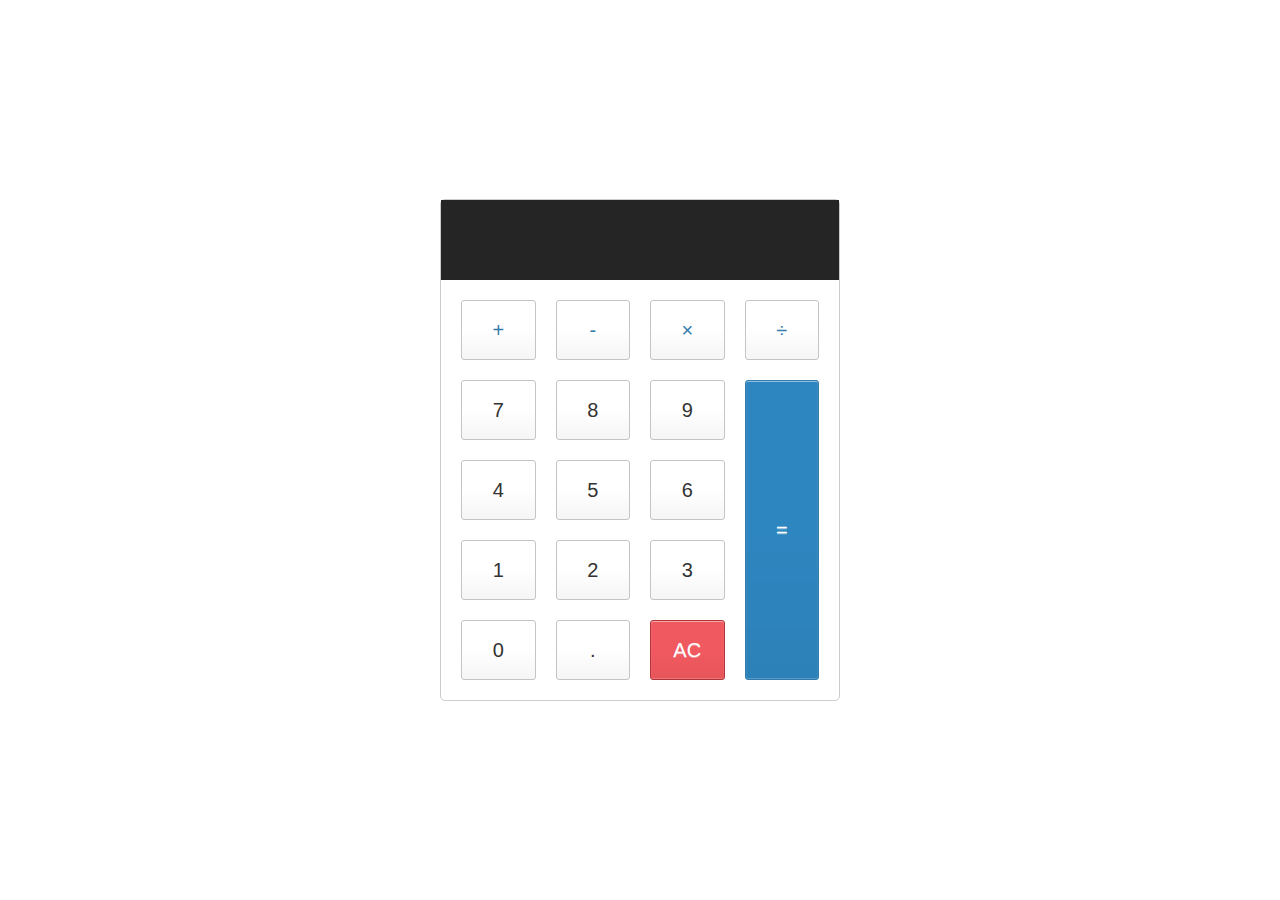
<file: index.html>
<!DOCTYPE html>
<html lang="en">

<head>
    <title>calculater</title>
    <meta charset="UTF-8">
    <meta http-equiv="X-UA-Compatible" content="IE=edge">
    <meta name="viewport" content="width=device-width, initial-scale=1.0">
    <link rel="stylesheet" href="style.css">
</head>

<body>
    <div class="calculator">

        <input type="text" class="calculator-screen" value="" disabled />

        <div class=" calculator-keys">

            <button type="button" class="operator" value="+">+</button>
            <button type="button" class="operator" value="-">-</button>
            <button type="button" class="operator" value="*">&times;</button>
            <button type="button" class="operator" value="/">&divide;</button>

            <button type="button" class="number" value="7">7</button>
            <button type="button" class="number" value="8">8</button>
            <button type="button" class="number" value="9">9</button>


            <button type="button" class="number" value="4">4</button>
            <button type="button" class="number" value="5">5</button>
            <button type="button" class="number" value="6">6</button>


            <button type="button" class="number" value="1">1</button>
            <button type="button" class="number" value="2">2</button>
            <button type="button" class="number" value="3">3</button>


            <button type="button" class="number" value="0">0</button>
            <button type="button" class="number " value=".">.</button>
            <button type="button" class="all-clear " value="all-clear">AC</button>

            <button type="button" class="equal-sign operator" value="=">=</button>

        </div>
    </div>
    <script src="getValue.js" type="module"></script>
    <script src="calc.js" type="module"></script>
</body>

</html>
</file>
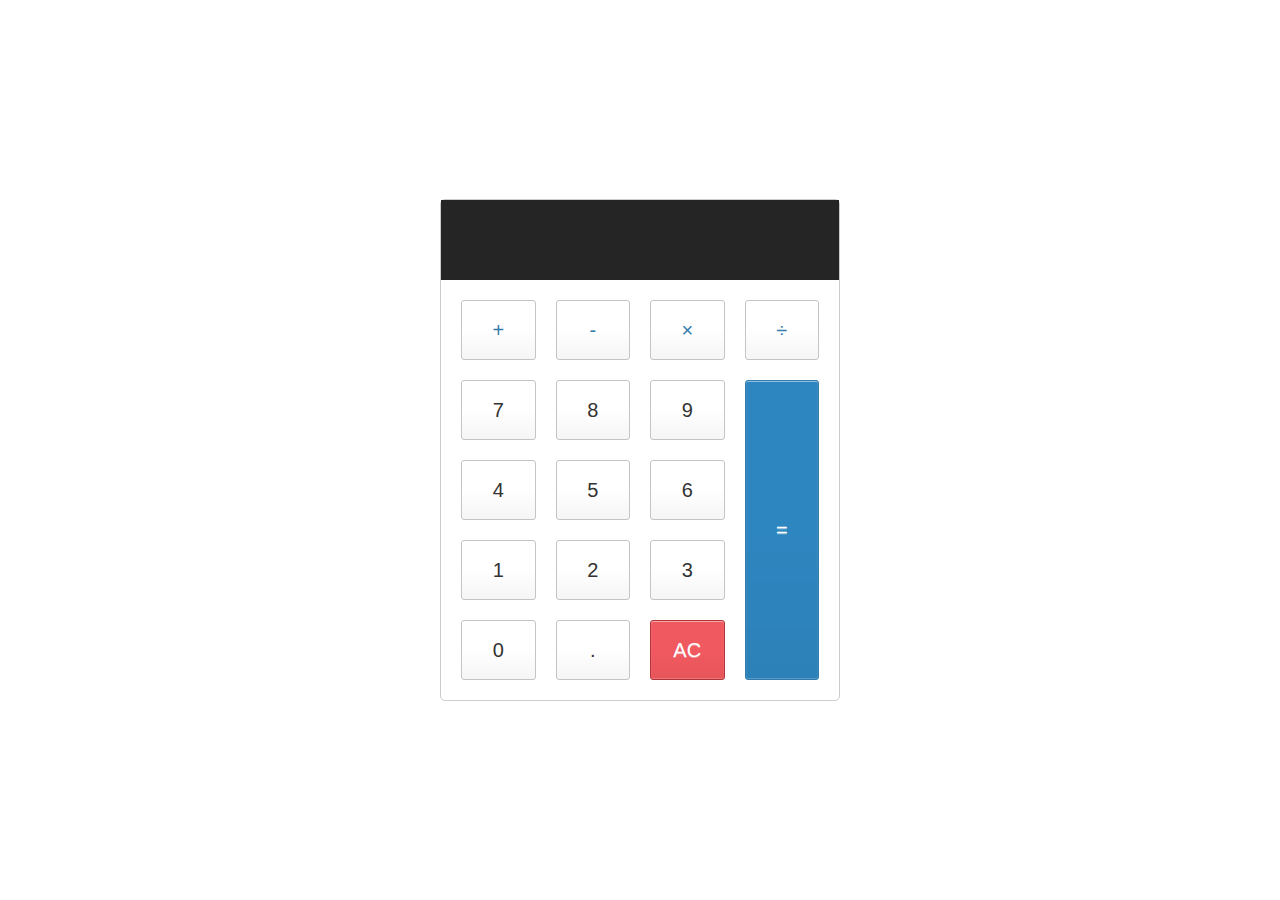
<file: calclater/index.html>
<!DOCTYPE html>
<html lang="en">

<head>
    <title>calculater</title>
    <meta charset="UTF-8">
    <meta http-equiv="X-UA-Compatible" content="IE=edge">
    <meta name="viewport" content="width=device-width, initial-scale=1.0">
    <link rel="stylesheet" href="style.css">
</head>

<body>
    <div class="calculator">

        <input type="text" class="calculator-screen" value="" disabled />

        <div class=" calculator-keys">

            <button type="button" class="operator" value="+">+</button>
            <button type="button" class="operator" value="-">-</button>
            <button type="button" class="operator" value="*">&times;</button>
            <button type="button" class="operator" value="/">&divide;</button>

            <button type="button" class="number" value="7">7</button>
            <button type="button" class="number" value="8">8</button>
            <button type="button" class="number" value="9">9</button>


            <button type="button" class="number" value="4">4</button>
            <button type="button" class="number" value="5">5</button>
            <button type="button" class="number" value="6">6</button>


            <button type="button" class="number" value="1">1</button>
            <button type="button" class="number" value="2">2</button>
            <button type="button" class="number" value="3">3</button>


            <button type="button" class="number" value="0">0</button>
            <button type="button" class="number " value=".">.</button>
            <button type="button" class="all-clear " value="all-clear">AC</button>

            <button type="button" class="equal-sign operator" value="=">=</button>

        </div>
    </div>
    <script src="getValue.js" type="module"></script>
    <script src="calc.js" type="module"></script>
</body>

</html>
</file>
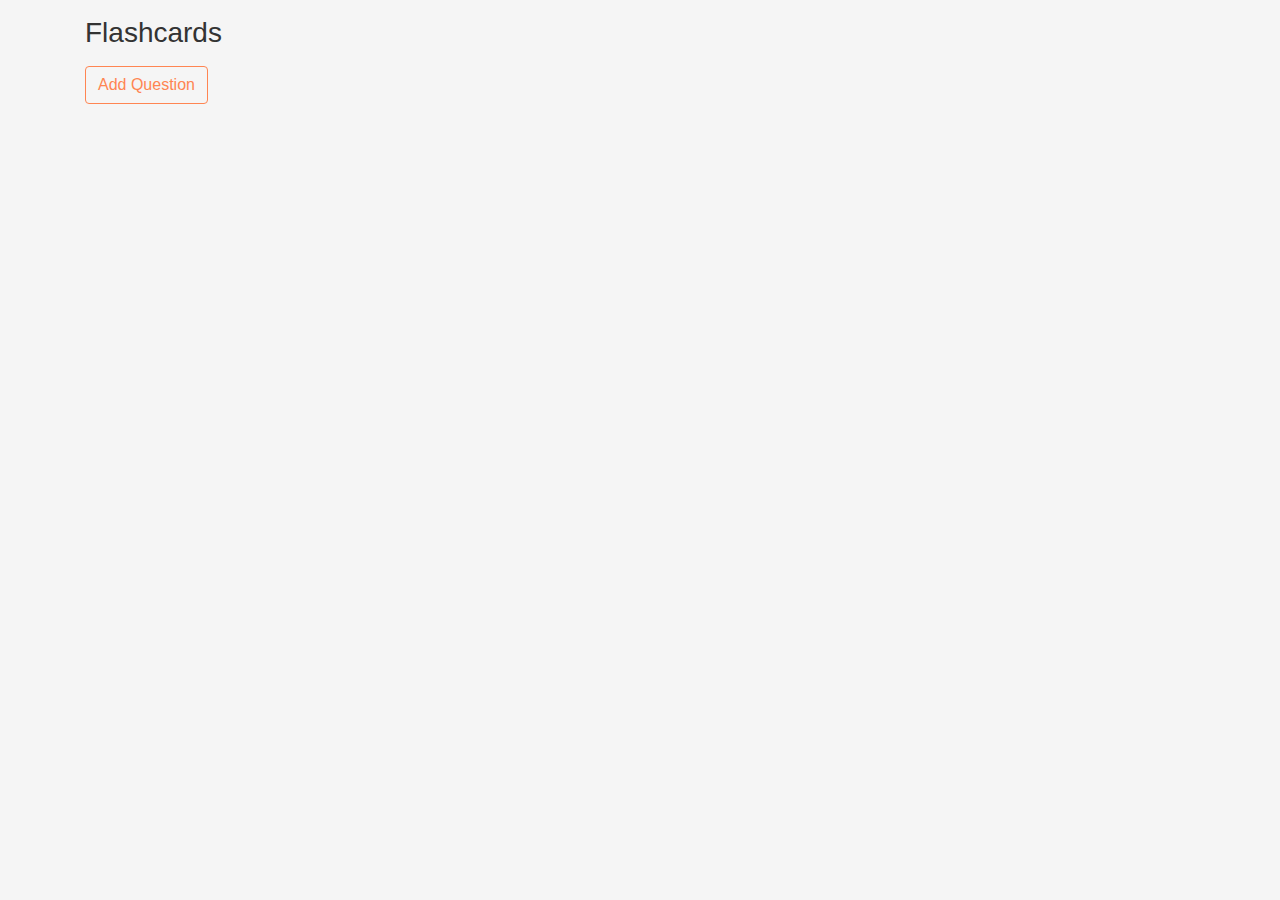
<file: flash-oop-project/index.html>
<!DOCTYPE html>
<html lang="en">

<head>
    <meta charset="UTF-8">
    <meta name="viewport" content="width=device-width, initial-scale=1.0">
    <meta http-equiv="X-UA-Compatible" content="ie=edge">
    <!-- bootstrap css -->
    <link rel="stylesheet" href="./css/bootstrap.min.css">
    <!-- main css -->
    <link rel="stylesheet" href="./css/main.css">
    <!-- google fonts -->
    <link href="https://fonts.googleapis.com/css?family=Courgette" rel="stylesheet">

    <!-- font awesome -->
    <link rel="stylesheet" href="./css/all.css">
    <title>Flashcard Project</title>
    <style>
    </style>
</head>

<body>

    <div class="container">
        <div class="row">
            <div class="col-11 col-lg-6 my-3">
                <h3 class="text-capitalize">flashcards</h3>
                <button class="btn text-capitalize my-2 show-btn" id="show-btn">add question</button>
                <div class="card card-body my-3 question-card">
                    <!-- close btn -->
                    <a href="#" class="close-btn mt-0">
                        <i class="fas fa-window-close"></i>
                    </a>
                    <!-- end of close btn -->
                    <div class="feedback alert w-75 text-capitalize">
                        customer feedback
                    </div>
                    <form id="question-form">
                        <!-- single input -->
                        <h5 class="text-capitalize">question</h5>
                        <div class="form-group">
                            <textarea class="w-100" id="question-input" rows="3"></textarea>
                        </div>
                        <!-- end of single input -->
                        <!-- single input -->
                        <h5 class="text-capitalize">answer</h5>
                        <div class="form-group">
                            <textarea class="w-100" id="answer-input" rows="3"></textarea>
                        </div>
                        <!-- end of single input -->
                        <button type="submit" class="btn submitBtn text-capitalize w-50">save</button>
                    </form>
                </div>
            </div>
        </div>

        <div class="row px-2" id="questions-list">
            <!-- <div class="col-md-4"> -->
            <!--Template for card data-->
            <!-- <div class="card card-body flashcard my-3">
     <h4 class="text-capitalize">question title?</h4>
     <a href="#" class="text-capitalize my-3 show-answer">show/hide answer</a>
     <h5 class="answer mb-3">question answer</h5>
     <div class="flashcard-btn d-flex justify-content-between">
      <a href="#" id="edit-flashcard" class=" btn my-1 edit-flashcard text-uppercase" data-id="">edit</a>
      <a href="#" id="delete-flashcard" class=" btn my-1 delete-flashcard text-uppercase">delete</a>
     </div> -->
        </div>
    </div>

    </div>
    </div>





    <!-- jquery -->
    <script src="./js/jquery-3.3.1.min.js"></script>
    <!-- bootstrap js -->
    <script src="./js/bootstrap.bundle.min.js"></script>
    <!-- script js -->
    <script src="./js/app.js"></script>
</body>

</html>
</file>
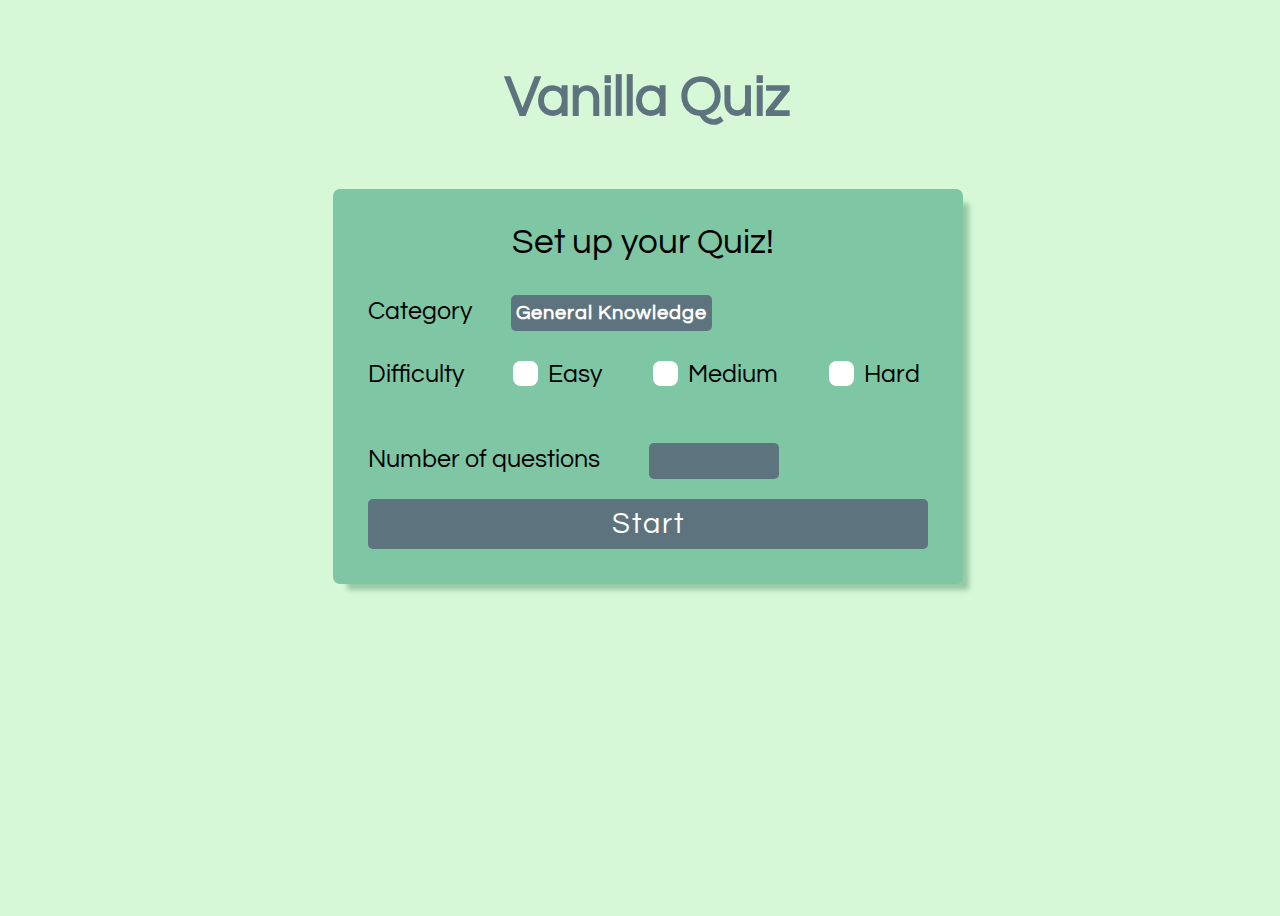
<file: quizzApp/index.html>
<!DOCTYPE html>
<html lang="en">

<head>
    <meta charset="UTF-8">
    <meta name="viewport" content="width=device-width, initial-scale=1.0">
    <title>Vanilla Quiz</title>
    <link rel="stylesheet" href="style.css  ">
    <link href="https://fonts.googleapis.com/css2?family=Questrial&display=swap" rel="stylesheet">
</head>

<body>
    <main>
        <div class="header">
            <h2>Vanilla Quiz</h2>
        </div>
        <div class="main">
            <div class="final">
                <h3>You answered all of the questions!</h3>
                <p>Score: </p>
                <p class="score"></p>
                <h4>Want to try it again?</h4>
                <button id="again" class="submit">Again</button>
            </div>
            <div class="quiz">
                <div class="count">
                    <p class="current">0</p>
                    <p style="margin-left:40px"> / </p>
                    <p class="total"></p>
                </div>
                <h3 id="question"></h3>
                <label id="a1" class="container">
                    <input type="radio" checked="checked" name="radio">
                    <span class="checkmark"></span>
                </label>
                <label id="a2" class="container">
                    <input type="radio" name="radio">
                    <span class="checkmark"></span>
                </label>
                <label id="a3" class="container">
                    <input type="radio" name="radio">
                    <span class="checkmark"></span>
                </label>
                <label id="a4" class="container">
                    <input type="radio" name="radio">
                    <span class="checkmark"></span>
                </label>
                <button id="next" class="submit">Submit</button>
            </div>
            <div class="settings">
                <h3 style="text-align: center;">Set up your Quiz!</h3>
                <label for="category">Category</label>
                <select name="category" id="category">
                    <option value="9">General Knowledge</option>
                    <option value="27">Animals</option>
                    <option value="15">Video Games</option>
                    <option value="23">History</option>
                    <option value="21">Sports</option>
                </select>
                <div class="mt30">
                    <label for="difficulty">Difficulty</label>
                    <label class="container" style="display: inline; margin-left: 30px;">Easy
                        <input type="radio" name="radio" id="easy">
                        <span class="checkmark" style="margin-top: 2px;"></span>
                    </label>
                    <label class="container" style="display: inline; margin-left: 30px;">Medium
                        <input type="radio" name="radio" id="medium">
                        <span class="checkmark" style="margin-top: 2px;"></span>
                    </label>
                    <label class="container" style="display: inline; margin-left: 30px;">Hard
                        <input type="radio" name="radio" id="hard">
                        <span class="checkmark" style="margin-top: 2px;"></span>
                    </label>
                </div>
                <div class="mt30">
                    <label for="questions">Number of questions</label>
                    <input name="questions" id="questions" type="text" pattern="[0-9]*" />
                </div>
                <button id="start" class="submit">Start</button>
            </div>
        </div>
    </main>
    <script type="module" src="script.js"></script>
    <script type="module" src="settings.js"></script>
    <script type="module" src="quiz.js"></script>
    <script type="module" src="final.js"></script>
    <script type="module" src="question.js"></script>
</body>

</html>
</file>
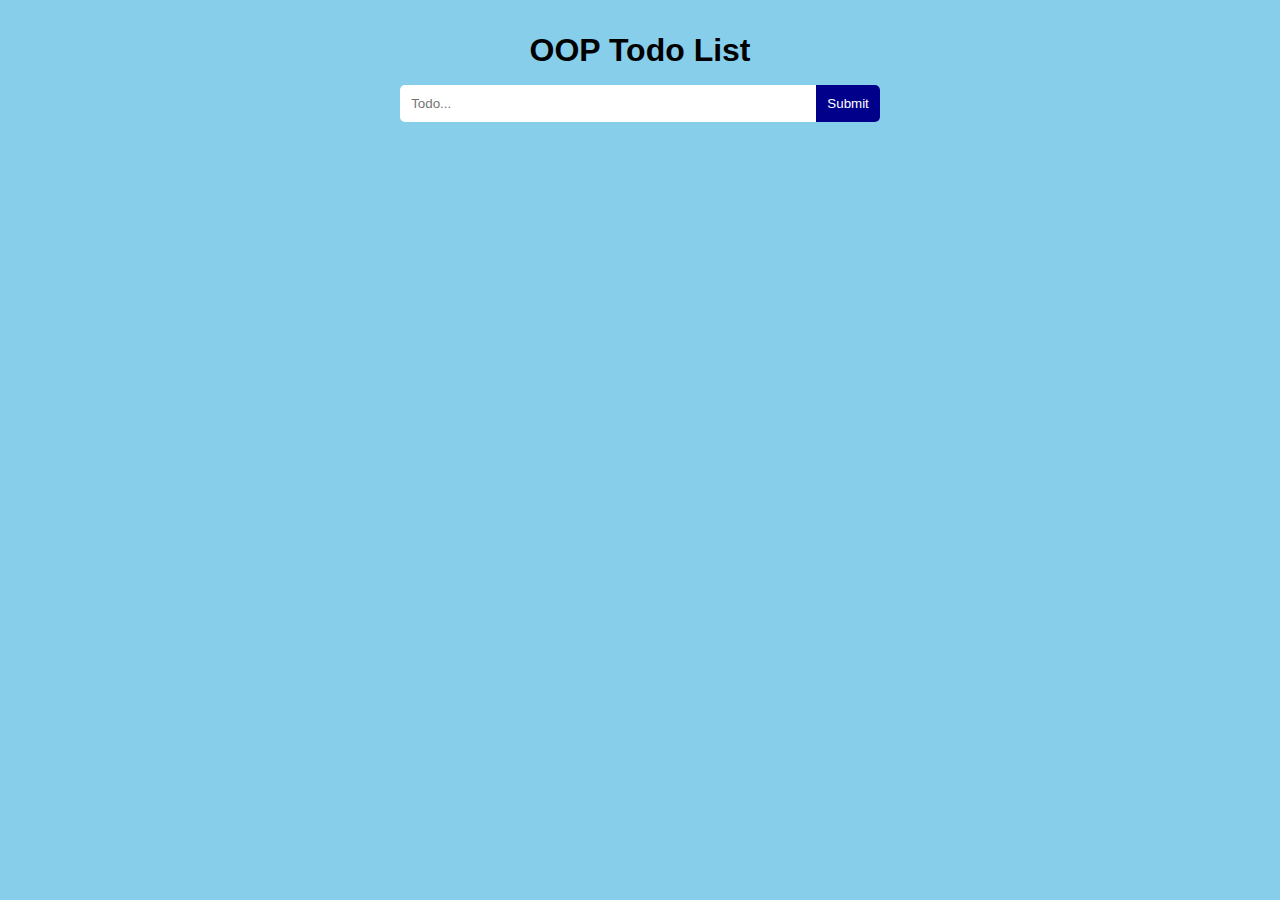
<file: todo-YT/index.html>
<!DOCTYPE html>
<html lang="en">
<head>
    <meta charset="UTF-8">
    <meta http-equiv="X-UA-Compatible" content="IE=edge">
    <meta name="viewport" content="width=device-width, initial-scale=1.0">
    <link rel="stylesheet" href="./css/style.css">
    <script src="./js/script.js" defer></script>
    <title>OOP Todo</title>
</head>
<body>
    <div class="container">
        <h1 class="title">OOP Todo List</h1>
        <form class="form" data-form>
            <input type="text" placeholder="Todo..." data-input>
            <button class="btn">Submit</button>
        </form>
        <div class="lists" data-lists>
            <!-- <div class="todo">
                <p>Lorem ipsum dolor sit amet consectetur adipisicing elit. Nam, ratione necessitatibus non asperiores 
                    ex molestiae error veniam accusantium? Asperiores, magni?</p>
                <span>🗑️</span>
            </div> -->
        </div>
    </div>
</body>
</html>
</file>
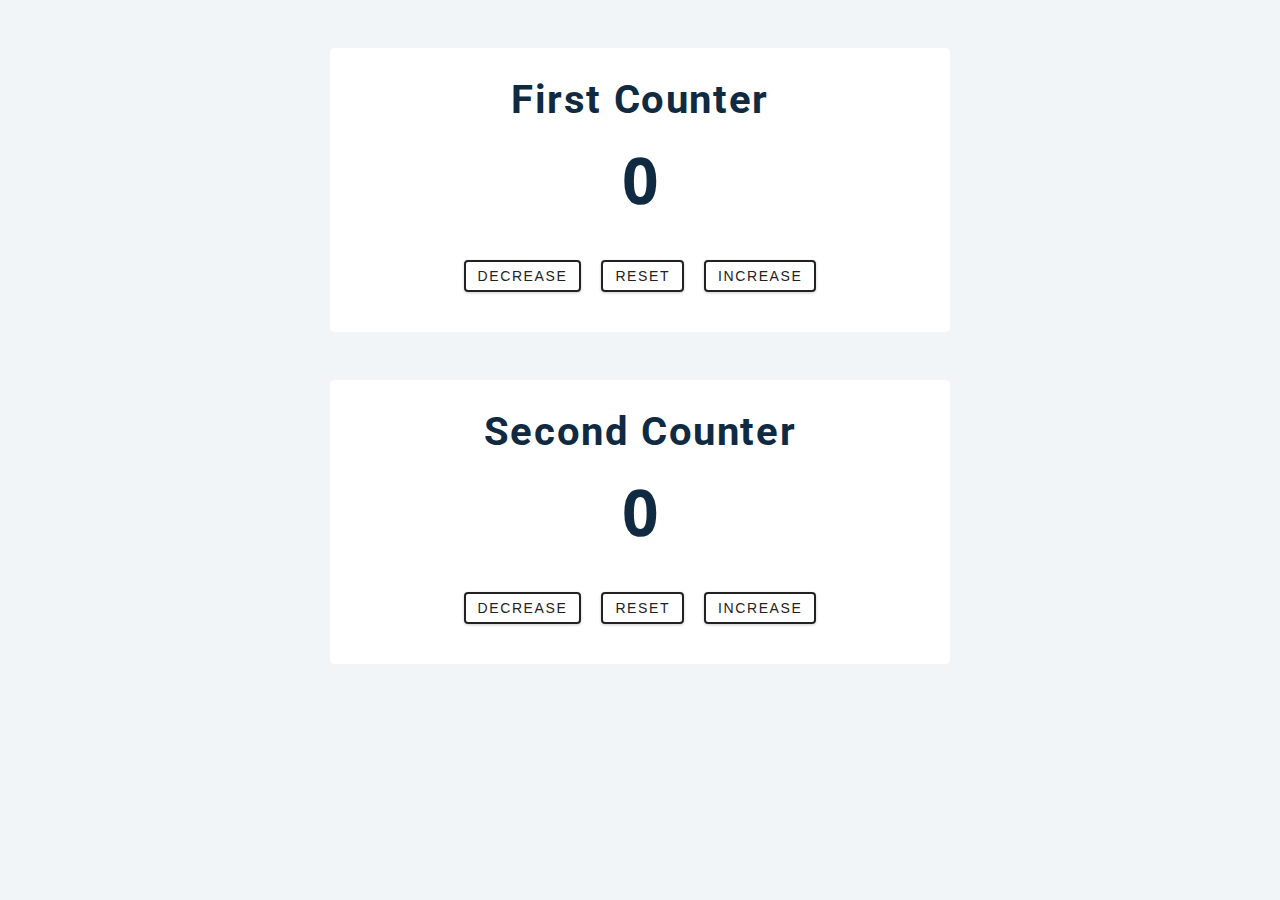
<file: 16-counter/final/index.html>
<!DOCTYPE html>
<html lang="en">

<head>
  <meta charset="UTF-8" />
  <meta name="viewport" content="width=device-width, initial-scale=1.0" />
  <title>Counter</title>
  <link rel="stylesheet" href="styles.css" />
</head>

<body>
  <!-- first counter -->
  <div class="container first-counter">
    <h2>first counter</h2>
    <span class="value">0</span>
    <div class="button-container">
      <button class="btn decrease">decrease</button>
      <button class="btn reset">reset</button>
      <button class="btn increase">increase</button>
    </div>
  </div>
  <!-- second counter -->
  <div class="container second-counter">
    <h2>second counter</h2>
    <span class="value">0</span>
    <div class="button-container">
      <button class="btn decrease">decrease</button>
      <button class="btn reset">reset</button>
      <button class="btn increase">increase</button>
    </div>
  </div>
  <script src="app-class.js"></script>
</body>

</html>
</file>
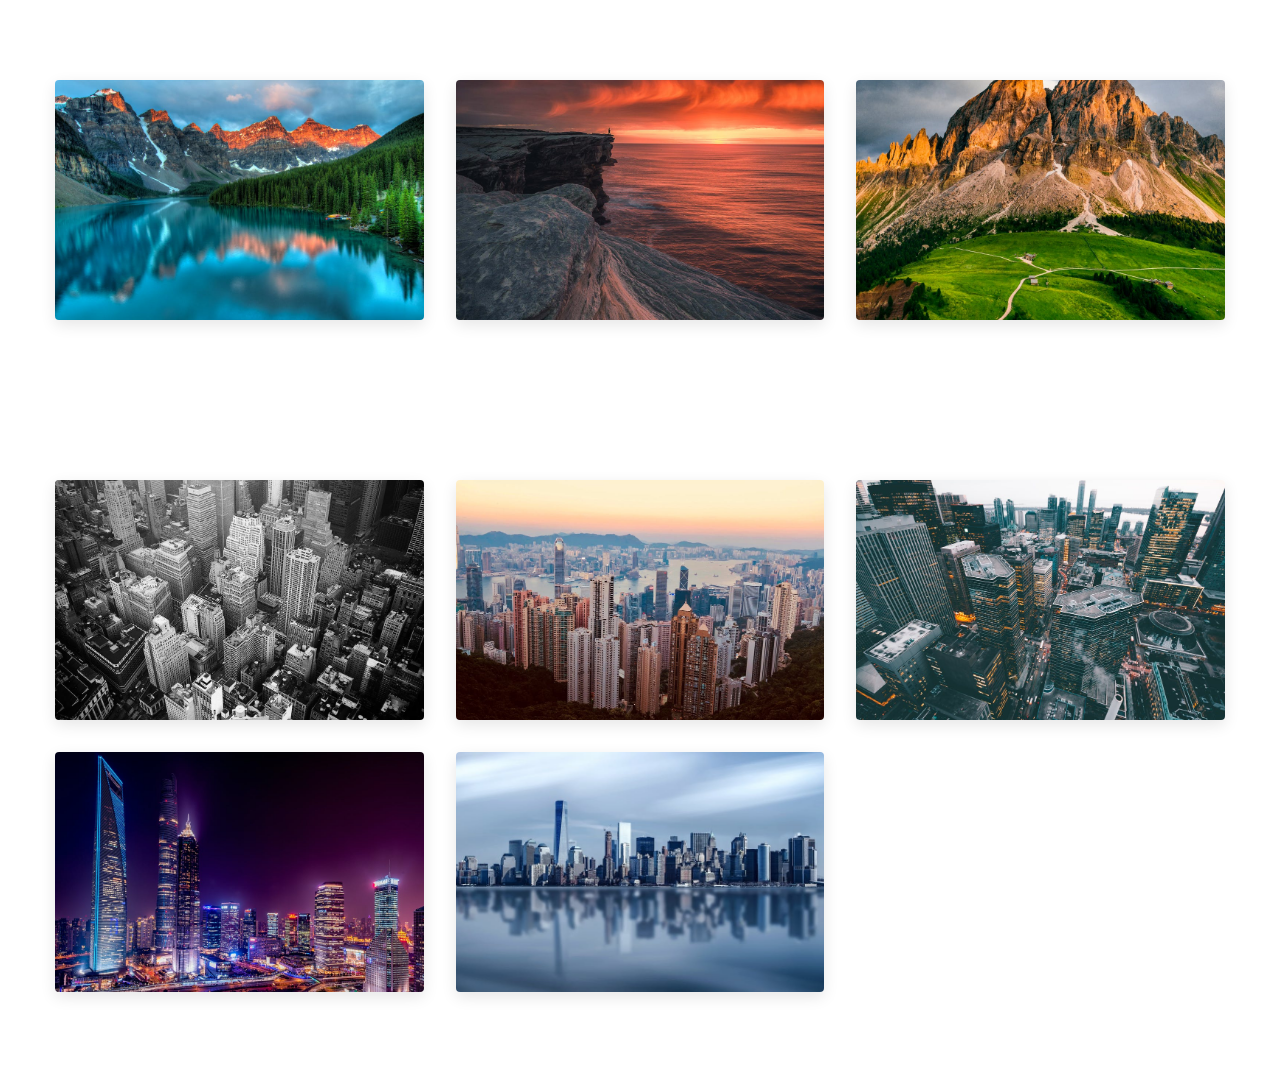
<file: 17-gallery/final/index.html>
<!DOCTYPE html>
<html lang="en">
  <head>
    <meta charset="UTF-8" />
    <meta name="viewport" content="width=device-width, initial-scale=1.0" />
    <title>Gallery</title>
    <!-- font-awesome -->
    <link
      rel="stylesheet"
      href="https://cdnjs.cloudflare.com/ajax/libs/font-awesome/5.14.0/css/all.min.css"
    />
    <!-- styles -->
    <link rel="stylesheet" href="styles.css" />
  </head>
  <body>
    <!-- nature -->
    <section class="section nature">
      <img
        src="./images/nature-1.jpeg"
        title="nature-1"
        class="img"
        data-id="1"
        alt="nature-1"
      />
      <img
        src="./images/nature-2.jpeg"
        title="nature-2"
        class="img"
        data-id="2"
        alt="nature-2"
      />
      <img
        src="./images/nature-3.jpeg"
        title="nature-3"
        class="img"
        data-id="3"
        alt="nature-3"
      />
    </section>
    <!-- city -->
    <section class="section city">
      <img
        src="./images/city-1.jpeg"
        title="city-1"
        data-id="1"
        class="img"
        alt="city-1"
      />
      <img
        src="./images/city-2.jpeg"
        title="city-2"
        data-id="2"
        class="img"
        alt="city-2"
      />
      <img
        src="./images/city-3.jpeg"
        title="city-3"
        data-id="3"
        class="img"
        alt="city-3"
      />
      <img
        src="./images/city-4.jpeg"
        title="city-4"
        data-id="4"
        class="img"
        alt="city-4"
      />
      <img
        src="./images/city-5.jpeg"
        title="city-5"
        data-id="5"
        class="img"
        alt="city-5"
      />
    </section>

    <!-- modal -->
    <div class="modal">
      <button class="close-btn">
        <i class="fas fa-times"></i>
      </button>
      <div class="modal-content">
        <!-- prev next buttons -->
        <button class="prev-btn">
          <i class="fas fa-chevron-left"></i>
        </button>
        <button class="next-btn">
          <i class="fas fa-chevron-right"></i>
        </button>
        <!-- content -->
        <img src="./images/city-1.jpeg" class="main-img" alt="" />
        <h3 class="image-name">image name</h3>
        <div class="modal-images">
          <img
            src="./images/city-1.jpeg"
            title="city-1"
            id="1"
            class="modal-img"
            alt=""
          />
          <img
            src="./images/city-2.jpeg"
            title="city-2"
            id="2"
            class="modal-img selected"
            alt=""
          />
        </div>
      </div>
    </div>
    <script src="app-class.js"></script>
  </body>
</html>
</file>
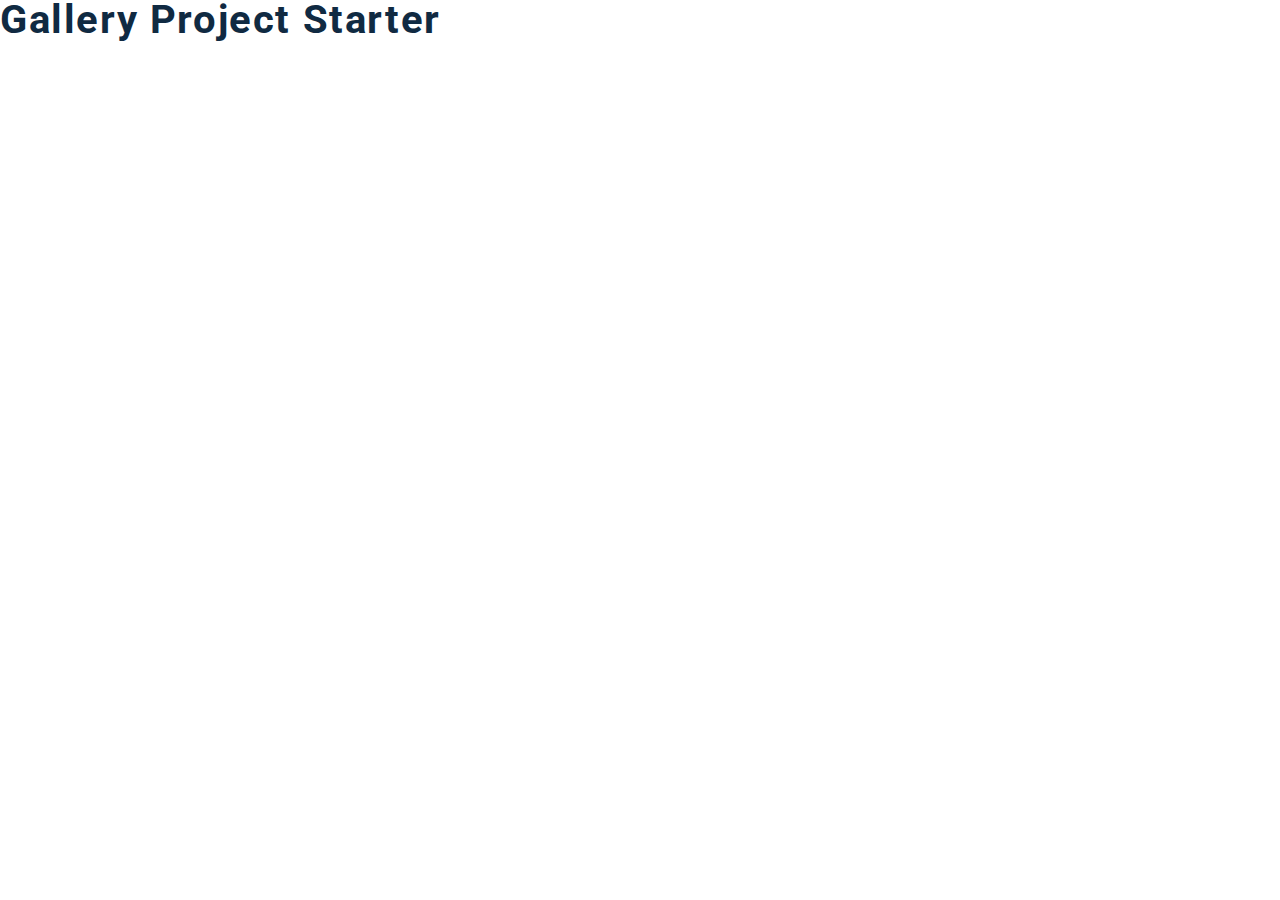
<file: 17-gallery/starter/index.html>
<!DOCTYPE html>
<html lang="en">
  <head>
    <meta charset="UTF-8" />
    <meta name="viewport" content="width=device-width, initial-scale=1.0" />
    <title>Gallery Starter</title>
    <!-- font-awesome -->
    <link
      rel="stylesheet"
      href="https://cdnjs.cloudflare.com/ajax/libs/font-awesome/5.14.0/css/all.min.css"
    />
    <!-- styles -->
    <link rel="stylesheet" href="styles.css" />
  </head>
  <body>
    <h2>gallery project starter</h2>
    <script src="app.js"></script>
  </body>
</html>
</file>
<file: style.css>
html {
    font-size: 62.5%;
    box-sizing: border-box;
}

*,
*::before,
*::after {
    margin: 0;
    padding: 0;
    box-sizing: inherit;
}

.calculator {
    border: 1px solid #ccc;
    border-radius: 5px;
    position: absolute;
    top: 50%;
    left: 50%;
    transform: translate(-50%, -50%);
    width: 400px;
}

.calculator-screen {
    width: 100%;
    font-size: 5rem;
    height: 80px;
    border: none;
    background-color: #252525;
    color: #fff;
    text-align: right;
    padding-right: 20px;
    padding-left: 10px;
}

button {
    height: 60px;
    background-color: #fff;
    border-radius: 3px;
    border: 1px solid #c4c4c4;
    background-color: transparent;
    font-size: 2rem;
    color: #333;
    background-image: linear-gradient(to bottom, transparent, transparent 50%, rgba(0, 0, 0, .04));
    box-shadow: inset 0 0 0 1px rgba(255, 255, 255, .05), inset 0 1px 0 0 rgba(255, 255, 255, .45), inset 0 -1px 0 0 rgba(255, 255, 255, .15), 0 1px 0 0 rgba(255, 255, 255, .15);
    text-shadow: 0 1px rgba(255, 255, 255, .4);
}

button:hover {
    background-color: #eaeaea;
}

input::placeholder {
    font-size: 16px;
    letter-spacing: 2px;
}

.operator {
    color: #337cac;
}

.all-clear {
    background-color: #f0595f;
    border-color: #b0353a;
    color: #fff;
}

.all-clear:hover {
    background-color: #f17377;
}

.equal-sign {
    background-color: #2e86c0;
    border-color: #337cac;
    color: #fff;
}

.equal-sign:hover {
    background-color: #4e9ed4;
}

.calculator-keys {
    display: grid;
}

.calculator-keys {
    display: grid;
    grid-template-columns: 1fr 1fr 1fr 1fr;
}

.calculator-keys {
    display: grid;
    grid-template-columns: repeat(4, 1fr);
}

.calculator-keys {
    display: grid;
    grid-template-columns: repeat(4, 1fr);
    grid-row-gap: 20px;
    grid-column-gap: 20px;
}

.calculator-keys {
    display: grid;
    grid-template-columns: repeat(4, 1fr);
    grid-gap: 20px;
    padding: 20px;
}

.equal-sign {
    background-color: #2e86c0;
    border-color: #337cac;
    color: #fff;
    grid-row-start: 2;
}

.equal-sign {
    background-color: #2e86c0;
    border-color: #337cac;
    color: #fff;
    height: 100%;
    grid-row-start: 2;
    grid-row-end: 6;
    grid-column-start: 4;
    grid-column-end: 5;
}

.equal-sign {
    background-color: #2e86c0;
    border-color: #337cac;
    color: #fff;
    height: 100%;
    grid-row: 2 / 6;
    grid-column: 4 / 5;
}

.equal-sign {
    background-color: #2e86c0;
    border-color: #337cac;
    color: #fff;
    height: 100%;
    grid-area: 2 / 4 / 6 / 5;
}

button {
    font-size: 20px;
}
</file>
<file: calclater/style.css>
html {
    font-size: 62.5%;
    box-sizing: border-box;
}

*,
*::before,
*::after {
    margin: 0;
    padding: 0;
    box-sizing: inherit;
}

.calculator {
    border: 1px solid #ccc;
    border-radius: 5px;
    position: absolute;
    top: 50%;
    left: 50%;
    transform: translate(-50%, -50%);
    width: 400px;
}

.calculator-screen {
    width: 100%;
    font-size: 5rem;
    height: 80px;
    border: none;
    background-color: #252525;
    color: #fff;
    text-align: right;
    padding-right: 20px;
    padding-left: 10px;
}

button {
    height: 60px;
    background-color: #fff;
    border-radius: 3px;
    border: 1px solid #c4c4c4;
    background-color: transparent;
    font-size: 2rem;
    color: #333;
    background-image: linear-gradient(to bottom, transparent, transparent 50%, rgba(0, 0, 0, .04));
    box-shadow: inset 0 0 0 1px rgba(255, 255, 255, .05), inset 0 1px 0 0 rgba(255, 255, 255, .45), inset 0 -1px 0 0 rgba(255, 255, 255, .15), 0 1px 0 0 rgba(255, 255, 255, .15);
    text-shadow: 0 1px rgba(255, 255, 255, .4);
}

button:hover {
    background-color: #eaeaea;
}

input::placeholder {
    font-size: 16px;
    letter-spacing: 2px;
}

.operator {
    color: #337cac;
}

.all-clear {
    background-color: #f0595f;
    border-color: #b0353a;
    color: #fff;
}

.all-clear:hover {
    background-color: #f17377;
}

.equal-sign {
    background-color: #2e86c0;
    border-color: #337cac;
    color: #fff;
}

.equal-sign:hover {
    background-color: #4e9ed4;
}

.calculator-keys {
    display: grid;
}

.calculator-keys {
    display: grid;
    grid-template-columns: 1fr 1fr 1fr 1fr;
}

.calculator-keys {
    display: grid;
    grid-template-columns: repeat(4, 1fr);
}

.calculator-keys {
    display: grid;
    grid-template-columns: repeat(4, 1fr);
    grid-row-gap: 20px;
    grid-column-gap: 20px;
}

.calculator-keys {
    display: grid;
    grid-template-columns: repeat(4, 1fr);
    grid-gap: 20px;
    padding: 20px;
}

.equal-sign {
    background-color: #2e86c0;
    border-color: #337cac;
    color: #fff;
    grid-row-start: 2;
}

.equal-sign {
    background-color: #2e86c0;
    border-color: #337cac;
    color: #fff;
    height: 100%;
    grid-row-start: 2;
    grid-row-end: 6;
    grid-column-start: 4;
    grid-column-end: 5;
}

.equal-sign {
    background-color: #2e86c0;
    border-color: #337cac;
    color: #fff;
    height: 100%;
    grid-row: 2 / 6;
    grid-column: 4 / 5;
}

.equal-sign {
    background-color: #2e86c0;
    border-color: #337cac;
    color: #fff;
    height: 100%;
    grid-area: 2 / 4 / 6 / 5;
}

button {
    font-size: 20px;
}
</file>
<file: flash-oop-project/css/main.css>
:root {
  --mainWhite: #f5f5f5;
  --mainDark: #333333;
  --mainOrange: #ff8552;
  --mainGreen: #297373;
}
body {
  background: var(--mainWhite);
  color: var(--mainDark);
}
.show-btn {
  border-color: var(--mainOrange);
  color: var(--mainOrange);
  background: transparent;
}
.show-btn:hover {
  background: var(--mainOrange);
  color: var(--mainDark);
}

.question-card {
  display: none;
  position: relative;
  background: transparent;
  border-color: var(--mainOrange);
}
.feedback {
  display: none;
}

textarea {
  border-radius: 0.25rem;
  border-color: var(--mainOrange);
}
.close-btn {
  position: absolute;
  top: 0;
  right: 2%;
  font-size: 2rem;
  color: var(--mainOrange);
  cursor: pointer;
}
.close-btn:hover {
  color: var(--mainGreen);
}
.submitBtn {
  border: 0.2rem solid var(--mainGreen);
  color: var(--mainGreen);
  background: transparent;
}
.submitBtn:hover {
  background: var(--mainGreen);
  color: var(--mainWhite);
}
.edit-flashcard {
  border: 0.2rem solid var(--mainGreen);
  color: var(--mainGreen);
  background: transparent;
}
.edit-flashcard:hover {
  background: var(--mainGreen);
  color: var(--mainDark);
}
.delete-flashcard {
  border: 0.2rem solid var(--mainOrange);
  color: var(--mainOrange);
  background: transparent;
}
.delete-flashcard:hover {
  background: var(--mainOrange);
  color: var(--mainDark);
}
.answer {
  display: none;
}
.showItem {
  display: block;
}
</file>
<file: quizzApp/style.css>
:root {
    --primary-color: #5D737E;
    --secondary-color: #D6F8D6;
    --tertiary-color: #7FC6A4;
    --quaternary-color: #55505C;
    --hover-color: #4e616b;
    --shadow-color: rgba(57, 127, 93, 0.4);
    --font-style: 'Questrial';
}

body {
    font-family: var(--font-style), 'Ranchers', cursive;
    background-color: var(--secondary-color);
    width: 100vw;
    height: 100vh;
    justify-content: center;
    align-items: center;
}

h2 {
    font-size: 3.5rem;
    text-align: center;
    color: var(--primary-color);
}

.mt30 {
    margin-top: 30px;
}

.header {
    padding: 15px;
}

.main {
    display: flex;
    justify-content: center;
}

.settings {

    z-index: 1;
}

.final {
    visibility: hidden;
    z-index: 2;
}

.final p {
    font-size: 30px;
    text-align: center;
}

.final h4 {
    font-size: 33px;
    text-align: center;
}

.quiz {
    visibility: hidden;
    z-index: 0;
}

#questions {
    font-size: 20px;
    font-family: var(--font-style), 'Ranchers', cursive;
    font-weight: 600;
    line-height: 1.3;
    color: white;
    background-color: var(--primary-color);
    appearance: none;
    border: none;
    padding: 5px;
    border-radius: 5px;
    margin-left: 30px;
    outline: none;
    text-align: center;
    width: 120px;
}

.settings select {
    font-size: 20px;
    font-family: var(--font-style), 'Ranchers', cursive;
    font-weight: 600;
    line-height: 1.3;
    letter-spacing: 1px;
    color: white;
    background-color: var(--primary-color);
    -moz-appearance: none;
    -webkit-appearance: none;
    appearance: none;
    border: none;
    padding: 5px;
    border-radius: 5px;
    margin-left: 20px;
    outline: none;
    text-align: center;
}

.settings select::-ms-expand {
    display: none;
}

.settings select:hover {
    border-color: var(--hover-color);
}

.settings select:focus {
    border-color: var(--hover-color);
}

.settings select option {
    /* font-weight: bolder; */
    font-family: var(--font-style), 'Ranchers', sans-serif;
}

.settings label {
    font-size: 25px;
    margin-right: 16px;
}


.quiz,
.settings,
.final {
    position: absolute;
    padding: 0px 35px 35px 35px;
    max-width: 560px;
    background-color: var(--tertiary-color);
    border-radius: 7px;
    -webkit-box-shadow: 10px 10px 3px -4px var(--shadow-color);
    -moz-box-shadow: 10px 10px 3px -4px var(--shadow-color);
    box-shadow: 10px 10px 5px -4px var(--shadow-color);
}

h3 {
    display: block;
    width: 550px;
    font-size: 35px;
    font-weight: 350;
    word-wrap: break-word;
}

.submit {
    width: 100%;
    color: white;
    background-color: var(--primary-color);
    font-family: var(--font-style), 'Ranchers', cursive;
    outline: none;
    border: none;
    height: 50px;
    font-size: 1.8rem;
    margin-top: 20px;
    border-radius: 5px;
    letter-spacing: 2px;
}

.submit:hover {
    background-color: var(--hover-color);
    cursor: pointer;
    color: #FAF33E;
}

/* The container */
.count {
    display: block;
    left: 75%;
    position: relative;
    padding-left: 35px;
    margin-bottom: 100px;
    cursor: pointer;
}

.count p {
    position: absolute;
    font-size: 35px;

}

.total {
    margin-left: 50px;
}

/* The container */
.container {
    display: block;
    position: relative;
    padding-left: 35px;
    margin-bottom: 12px;
    cursor: pointer;
    font-size: 25px;
    -webkit-user-select: none;
    -moz-user-select: none;
    -ms-user-select: none;
    user-select: none;
}

/* Hide the browser's default radio button */
.container input {
    position: absolute;
    opacity: 0;
    cursor: pointer;
}

/* Create a custom radio button */
.checkmark {
    position: absolute;
    top: -2px;
    left: 0px;
    height: 25px;
    width: 25px;
    background-color: white;
    border-radius: 30%;
}

/* On mouse-over, add a grey background color */
.container:hover input~.checkmark {
    background-color: #FAF33E;
}

/* When the radio button is checked, add a blue background */
.container input:checked~.checkmark {
    background-color: var(--quaternary-color);
}

/* Create the indicator (the dot/circle - hidden when not checked) */
.checkmark:after {
    content: "";
    position: absolute;
    display: none;
}

/* Show the indicator (dot/circle) when checked */
.container input:checked~.checkmark:after {
    display: block;
}
</file>
<file: todo-YT/css/style.css>
*{
    margin: 0;
    padding: 0;
    box-sizing: border-box;
    font-family: 'Franklin Gothic Medium', 'Arial Narrow', Arial, sans-serif;
}

body{
    width: 100%;
    background-color: skyblue;
}

.container{
    width: 30rem;
    margin: 2rem auto;
}

.container .title{
    text-align: center;
}

.container .form{
    background-color: #fff;
    margin-top: 1rem;
    display: flex;
    align-items: center;
    border-radius: 5px;
    overflow: hidden;
}

.form input{
    flex: 1;
    padding: 0.7rem;
    border: none;
    background-color: transparent;
    outline: none;
}

.form .btn{
    padding: 0.7rem;
    background-color: darkblue;
    color: #fff;
    cursor: pointer;
    border: none;
}

.lists .todo{
    display: flex;
    align-items: center;
    justify-content: space-between;
    background-color: #fff;
    margin-top: 0.5rem;
    padding: 0.5rem;
}

.todo span{
    cursor: pointer;
}
</file>
<file: 16-counter/final/styles.css>
/*
=============== 
Fonts
===============
*/
@import url('https://fonts.googleapis.com/css?family=Open+Sans|Roboto:400,700&display=swap');

/*
=============== 
Variables
===============
*/

:root {
  /* dark shades of primary color*/
  --clr-primary-1: hsl(205, 86%, 17%);
  --clr-primary-2: hsl(205, 77%, 27%);
  --clr-primary-3: hsl(205, 72%, 37%);
  --clr-primary-4: hsl(205, 63%, 48%);
  /* primary/main color */
  --clr-primary-5: hsl(205, 78%, 60%);
  /* lighter shades of primary color */
  --clr-primary-6: hsl(205, 89%, 70%);
  --clr-primary-7: hsl(205, 90%, 76%);
  --clr-primary-8: hsl(205, 86%, 81%);
  --clr-primary-9: hsl(205, 90%, 88%);
  --clr-primary-10: hsl(205, 100%, 96%);
  /* darkest grey - used for headings */
  --clr-grey-1: hsl(209, 61%, 16%);
  --clr-grey-2: hsl(211, 39%, 23%);
  --clr-grey-3: hsl(209, 34%, 30%);
  --clr-grey-4: hsl(209, 28%, 39%);
  /* grey used for paragraphs */
  --clr-grey-5: hsl(210, 22%, 49%);
  --clr-grey-6: hsl(209, 23%, 60%);
  --clr-grey-7: hsl(211, 27%, 70%);
  --clr-grey-8: hsl(210, 31%, 80%);
  --clr-grey-9: hsl(212, 33%, 89%);
  --clr-grey-10: hsl(210, 36%, 96%);
  --clr-white: #fff;
  --clr-red-dark: hsl(360, 67%, 44%);
  --clr-red-light: hsl(360, 71%, 66%);
  --clr-green-dark: hsl(125, 67%, 44%);
  --clr-green-light: hsl(125, 71%, 66%);
  --clr-black: #222;
  --ff-primary: 'Roboto', sans-serif;
  --ff-secondary: 'Open Sans', sans-serif;
  --transition: all 0.3s linear;
  --spacing: 0.1rem;
  --radius: 0.25rem;
  --light-shadow: 0 5px 15px rgba(0, 0, 0, 0.1);
  --dark-shadow: 0 5px 15px rgba(0, 0, 0, 0.2);
  --max-width: 1170px;
  --fixed-width: 620px;
}
/*
=============== 
Global Styles
===============
*/

*,
::after,
::before {
  margin: 0;
  padding: 0;
  box-sizing: border-box;
}
body {
  font-family: var(--ff-secondary);
  background: var(--clr-grey-10);
  color: var(--clr-grey-1);
  line-height: 1.5;
  font-size: 0.875rem;
}
ul {
  list-style-type: none;
}
a {
  text-decoration: none;
}
h1,
h2,
h3,
h4 {
  letter-spacing: var(--spacing);
  text-transform: capitalize;
  line-height: 1.25;
  margin-bottom: 0.75rem;
  font-family: var(--ff-primary);
}
h1 {
  font-size: 3rem;
}
h2 {
  font-size: 2rem;
}
h3 {
  font-size: 1.25rem;
}
h4 {
  font-size: 0.875rem;
}
p {
  margin-bottom: 1.25rem;
  color: var(--clr-grey-5);
}
@media screen and (min-width: 800px) {
  h1 {
    font-size: 4rem;
  }
  h2 {
    font-size: 2.5rem;
  }
  h3 {
    font-size: 1.75rem;
  }
  h4 {
    font-size: 1rem;
  }
  body {
    font-size: 1rem;
  }
  h1,
  h2,
  h3,
  h4 {
    line-height: 1;
  }
}
/*  global classes */

/* section */
.section {
  padding: 5rem 0;
}

.section-center {
  width: 90vw;
  margin: 0 auto;
  max-width: 1170px;
}
@media screen and (min-width: 992px) {
  .section-center {
    width: 95vw;
  }
}
main {
  min-height: 100vh;
  display: grid;
  place-items: center;
}

/*
=============== 
Counter
===============
*/

.container {
  text-align: center;
  margin: 3rem auto;
  background: var(--clr-white);
  border-radius: var(--radius);
  width: 90vw;
  max-width: var(--fixed-width);
  padding: 2rem;
}
.value {
  font-size: 4rem;
  font-weight: bold;
  margin-bottom: 1.5rem;
  display: inline-block;
}
.btn {
  text-transform: uppercase;
  background: transparent;
  color: var(--clr-black);
  padding: 0.375rem 0.75rem;
  letter-spacing: var(--spacing);
  display: inline-block;
  transition: var(--transition);
  font-size: 0.875rem;
  border: 2px solid var(--clr-black);
  cursor: pointer;
  box-shadow: 0 1px 3px rgba(0, 0, 0, 0.2);
  border-radius: var(--radius);
  margin: 0.5rem;
}
.btn:hover {
  color: var(--clr-white);
  background: var(--clr-black);
}
</file>
<file: 17-gallery/final/styles.css>
/*
=============== 
Fonts
===============
*/
@import url('https://fonts.googleapis.com/css?family=Open+Sans|Roboto:400,700&display=swap');

/*
=============== 
Variables
===============
*/

:root {
  /* dark shades of primary color*/
  --clr-primary-1: hsl(205, 86%, 17%);
  --clr-primary-2: hsl(205, 77%, 27%);
  --clr-primary-3: hsl(205, 72%, 37%);
  --clr-primary-4: hsl(205, 63%, 48%);
  /* primary/main color */
  --clr-primary-5: hsl(205, 78%, 60%);
  /* lighter shades of primary color */
  --clr-primary-6: hsl(205, 89%, 70%);
  --clr-primary-7: hsl(205, 90%, 76%);
  --clr-primary-8: hsl(205, 86%, 81%);
  --clr-primary-9: hsl(205, 90%, 88%);
  --clr-primary-10: hsl(205, 100%, 96%);
  /* darkest grey - used for headings */
  --clr-grey-1: hsl(209, 61%, 16%);
  --clr-grey-2: hsl(211, 39%, 23%);
  --clr-grey-3: hsl(209, 34%, 30%);
  --clr-grey-4: hsl(209, 28%, 39%);
  /* grey used for paragraphs */
  --clr-grey-5: hsl(210, 22%, 49%);
  --clr-grey-6: hsl(209, 23%, 60%);
  --clr-grey-7: hsl(211, 27%, 70%);
  --clr-grey-8: hsl(210, 31%, 80%);
  --clr-grey-9: hsl(212, 33%, 89%);
  --clr-grey-10: hsl(210, 36%, 96%);
  --clr-white: #fff;
  --clr-red-dark: hsl(360, 67%, 44%);
  --clr-red-light: hsl(360, 71%, 66%);
  --clr-green-dark: hsl(125, 67%, 44%);
  --clr-green-light: hsl(125, 71%, 66%);
  --clr-black: #222;
  --ff-primary: 'Roboto', sans-serif;
  --ff-secondary: 'Open Sans', sans-serif;
  --transition: all 0.3s linear;
  --spacing: 0.1rem;
  --radius: 0.25rem;
  --light-shadow: 0 5px 15px rgba(0, 0, 0, 0.1);
  --dark-shadow: 0 5px 15px rgba(0, 0, 0, 0.4);
  --max-width: 1170px;
  --fixed-width: 620px;
}
/*
=============== 
Global Styles
===============
*/

*,
::after,
::before {
  margin: 0;
  padding: 0;
  box-sizing: border-box;
}
body {
  font-family: var(--ff-secondary);
  background: var(--clr-white);
  color: var(--clr-grey-1);
  line-height: 1.5;
  font-size: 0.875rem;
}
ul {
  list-style-type: none;
}
a {
  text-decoration: none;
}
h1,
h2,
h3,
h4 {
  letter-spacing: var(--spacing);
  text-transform: capitalize;
  line-height: 1.25;
  margin-bottom: 0.75rem;
  font-family: var(--ff-primary);
}
h1 {
  font-size: 3rem;
}
h2 {
  font-size: 2rem;
}
h3 {
  font-size: 1.25rem;
}
h4 {
  font-size: 0.875rem;
}
p {
  margin-bottom: 1.25rem;
  color: var(--clr-grey-5);
}
@media screen and (min-width: 800px) {
  h1 {
    font-size: 4rem;
  }
  h2 {
    font-size: 2.5rem;
  }
  h3 {
    font-size: 1.75rem;
  }
  h4 {
    font-size: 1rem;
  }
  body {
    font-size: 1rem;
  }
  h1,
  h2,
  h3,
  h4 {
    line-height: 1;
  }
}
/*  global classes */

/* section */
.section {
  padding: 5rem 0;
  width: 90vw;
  margin: 0 auto;
  max-width: 1170px;
  display: grid;
  gap: 2rem;
}
@media screen and (min-width: 768px) {
  .section {
    display: grid;
    grid-template-columns: 1fr 1fr;
  }
}
@media screen and (min-width: 992px) {
  .section {
    grid-template-columns: 1fr 1fr 1fr;
    width: 95vw;
  }
  .prev-btn {
    left: -4.5rem;
  }
  .next-btn {
    right: -4.5rem;
  }
}
.img {
  width: 100%;
  height: 100%;
  object-fit: cover;
  border-radius: var(--radius);
  cursor: pointer;
  transition: var(--transition);
  box-shadow: var(--light-shadow);
  height: 15rem;
}
.img:hover {
  box-shadow: var(--dark-shadow);
}

/*
=============== 
Modal
===============
*/

.modal {
  position: fixed;
  z-index: -1;
  left: 0;
  top: 0;
  width: 100%;
  height: 100%;
  background: rgb(0, 0, 0);
  transition: var(--transition);
  opacity: 0;
  min-height: 100vh;
  overflow: scroll;
}
.modal.open {
  opacity: 1;
  z-index: 999;
}
.close-btn {
  position: absolute;
  top: 1rem;
  right: 1rem;
  font-size: 3rem;
  color: var(--clr-white);
  background: transparent;
  border-color: transparent;
  cursor: pointer;
}
.next-btn,
.prev-btn {
  position: absolute;
  top: 10rem;
  transform: translateY(-50%);
  background: transparent;
  font-size: 2rem;
  color: var(--clr-white);
  border-color: transparent;
  cursor: pointer;
}
.prev-btn {
  left: -2.5rem;
}
.next-btn {
  right: -2.5rem;
}
@media screen and (min-width: 768px) {
  .prev-btn {
    left: -4rem;
  }
  .next-btn {
    right: -4rem;
  }
}

.modal-content {
  width: 80%;
  max-width: var(--max-width);
  margin: 0 auto;
  margin-top: 10rem;
  position: relative;
}
.main-img {
  width: 100%;
  height: 20rem;
  object-fit: cover;
  border-radius: var(--radius);
}
.image-name {
  text-align: center;
  margin: 1rem 0 3rem;
  color: var(--clr-white);
}
.modal-images {
  display: grid;
  grid-template-columns: repeat(5, 1fr);
}
.modal-img {
  width: 100%;
  height: 5rem;
  object-fit: cover;
  opacity: 0.5;
  transition: var(--transition);
  cursor: pointer;
}
.modal-img:hover {
  opacity: 1;
}
.modal-img.selected {
  opacity: 1;
}
</file>
<file: 17-gallery/starter/styles.css>
/*
=============== 
Fonts
===============
*/
@import url('https://fonts.googleapis.com/css?family=Open+Sans|Roboto:400,700&display=swap');

/*
=============== 
Variables
===============
*/

:root {
  /* dark shades of primary color*/
  --clr-primary-1: hsl(205, 86%, 17%);
  --clr-primary-2: hsl(205, 77%, 27%);
  --clr-primary-3: hsl(205, 72%, 37%);
  --clr-primary-4: hsl(205, 63%, 48%);
  /* primary/main color */
  --clr-primary-5: hsl(205, 78%, 60%);
  /* lighter shades of primary color */
  --clr-primary-6: hsl(205, 89%, 70%);
  --clr-primary-7: hsl(205, 90%, 76%);
  --clr-primary-8: hsl(205, 86%, 81%);
  --clr-primary-9: hsl(205, 90%, 88%);
  --clr-primary-10: hsl(205, 100%, 96%);
  /* darkest grey - used for headings */
  --clr-grey-1: hsl(209, 61%, 16%);
  --clr-grey-2: hsl(211, 39%, 23%);
  --clr-grey-3: hsl(209, 34%, 30%);
  --clr-grey-4: hsl(209, 28%, 39%);
  /* grey used for paragraphs */
  --clr-grey-5: hsl(210, 22%, 49%);
  --clr-grey-6: hsl(209, 23%, 60%);
  --clr-grey-7: hsl(211, 27%, 70%);
  --clr-grey-8: hsl(210, 31%, 80%);
  --clr-grey-9: hsl(212, 33%, 89%);
  --clr-grey-10: hsl(210, 36%, 96%);
  --clr-white: #fff;
  --clr-red-dark: hsl(360, 67%, 44%);
  --clr-red-light: hsl(360, 71%, 66%);
  --clr-green-dark: hsl(125, 67%, 44%);
  --clr-green-light: hsl(125, 71%, 66%);
  --clr-black: #222;
  --ff-primary: 'Roboto', sans-serif;
  --ff-secondary: 'Open Sans', sans-serif;
  --transition: all 0.3s linear;
  --spacing: 0.1rem;
  --radius: 0.25rem;
  --light-shadow: 0 5px 15px rgba(0, 0, 0, 0.1);
  --dark-shadow: 0 5px 15px rgba(0, 0, 0, 0.4);
  --max-width: 1170px;
  --fixed-width: 620px;
}
/*
=============== 
Global Styles
===============
*/

*,
::after,
::before {
  margin: 0;
  padding: 0;
  box-sizing: border-box;
}
body {
  font-family: var(--ff-secondary);
  background: var(--clr-white);
  color: var(--clr-grey-1);
  line-height: 1.5;
  font-size: 0.875rem;
}
ul {
  list-style-type: none;
}
a {
  text-decoration: none;
}
h1,
h2,
h3,
h4 {
  letter-spacing: var(--spacing);
  text-transform: capitalize;
  line-height: 1.25;
  margin-bottom: 0.75rem;
  font-family: var(--ff-primary);
}
h1 {
  font-size: 3rem;
}
h2 {
  font-size: 2rem;
}
h3 {
  font-size: 1.25rem;
}
h4 {
  font-size: 0.875rem;
}
p {
  margin-bottom: 1.25rem;
  color: var(--clr-grey-5);
}
@media screen and (min-width: 800px) {
  h1 {
    font-size: 4rem;
  }
  h2 {
    font-size: 2.5rem;
  }
  h3 {
    font-size: 1.75rem;
  }
  h4 {
    font-size: 1rem;
  }
  body {
    font-size: 1rem;
  }
  h1,
  h2,
  h3,
  h4 {
    line-height: 1;
  }
}
/*  global classes */

/* section */
.section {
  padding: 5rem 0;
  width: 90vw;
  margin: 0 auto;
  max-width: 1170px;
  display: grid;
  gap: 2rem;
}
@media screen and (min-width: 768px) {
  .section {
    display: grid;
    grid-template-columns: 1fr 1fr;
  }
}
@media screen and (min-width: 992px) {
  .section {
    grid-template-columns: 1fr 1fr 1fr;
    width: 95vw;
  }
  .prev-btn {
    left: -4.5rem;
  }
  .next-btn {
    right: -4.5rem;
  }
}
.img {
  width: 100%;
  height: 100%;
  object-fit: cover;
  border-radius: var(--radius);
  cursor: pointer;
  transition: var(--transition);
  box-shadow: var(--light-shadow);
  height: 15rem;
}
.img:hover {
  box-shadow: var(--dark-shadow);
}

/*
=============== 
Modal
===============
*/

.modal {
  position: fixed;
  z-index: -1;
  left: 0;
  top: 0;
  width: 100%;
  height: 100%;
  background: rgb(0, 0, 0);
  transition: var(--transition);
  opacity: 0;
  min-height: 100vh;
  overflow: scroll;
}
.modal.open {
  opacity: 1;
  z-index: 999;
}
.close-btn {
  position: absolute;
  top: 1rem;
  right: 1rem;
  font-size: 3rem;
  color: var(--clr-white);
  background: transparent;
  border-color: transparent;
  cursor: pointer;
}
.next-btn,
.prev-btn {
  position: absolute;
  top: 10rem;
  transform: translateY(-50%);
  background: transparent;
  font-size: 2rem;
  color: var(--clr-white);
  border-color: transparent;
  cursor: pointer;
}
.prev-btn {
  left: -2.5rem;
}
.next-btn {
  right: -2.5rem;
}
@media screen and (min-width: 768px) {
  .prev-btn {
    left: -4rem;
  }
  .next-btn {
    right: -4rem;
  }
}

.modal-content {
  width: 80%;
  max-width: var(--max-width);
  margin: 0 auto;
  margin-top: 10rem;
  position: relative;
}
.main-img {
  width: 100%;
  height: 20rem;
  object-fit: cover;
  border-radius: var(--radius);
}
.image-name {
  text-align: center;
  margin: 1rem 0 3rem;
  color: var(--clr-white);
}
.modal-images {
  display: grid;
  grid-template-columns: repeat(5, 1fr);
}
.modal-img {
  width: 100%;
  height: 5rem;
  object-fit: cover;
  opacity: 0.5;
  transition: var(--transition);
  cursor: pointer;
}
.modal-img:hover {
  opacity: 1;
}
.modal-img.selected {
  opacity: 1;
}
</file>
